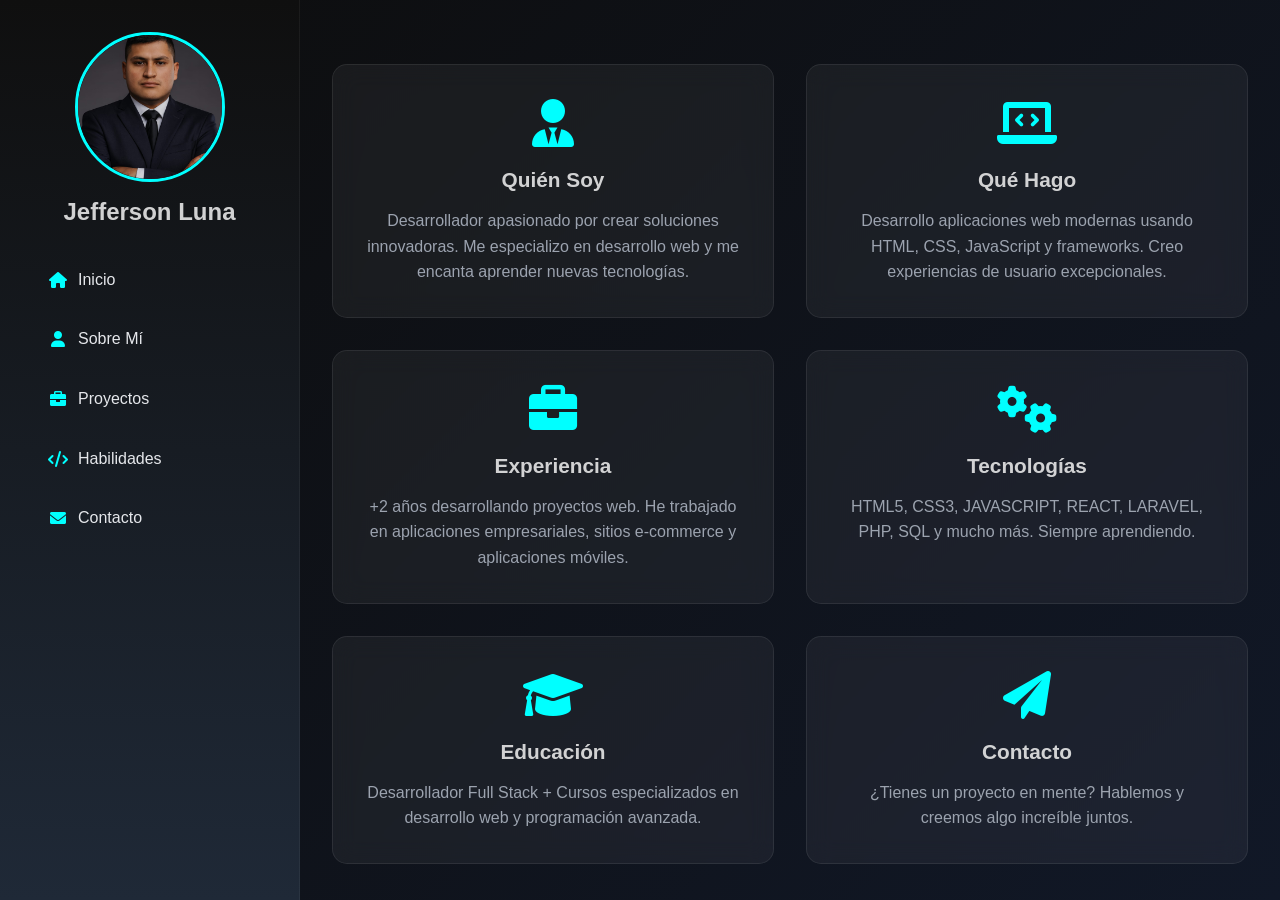
<file: index.html>
<!DOCTYPE html>
<html lang="es">
  <head>
    <meta charset="UTF-8" />
    <meta name="viewport" content="width=device-width, initial-scale=1.0" />
    <link rel="shortcut icon" href="assets/img/html.png" type="image/x-icon">
    <title>JEFFERSON LUNA</title>

    <!-- ICONOS -->
    <link
      rel="stylesheet"
      href="https://cdnjs.cloudflare.com/ajax/libs/font-awesome/6.0.0/css/all.min.css"
    />
    <!-- CSS GLOBAL -->
    <link rel="stylesheet" href="assets/css/global.css" />
    <link rel="stylesheet" href="assets/css/menu.css" />
    <link rel="stylesheet" href="assets/css/responsive.css" />
  </head>

  <body>
    <!-- Botón hamburguesa -->
    <button class="menu-toggle">
      <i class="fas fa-bars"></i>
    </button>

    <!-- SIDEBAR -->
    <aside class="sidebar">
      <img src="assets/img/img-perfil.jpeg" alt="Tu Foto" class="profile-img" />
      <h1 class="name">Jefferson Luna</h1>

      <ul class="nav-links">
        <li>
          <a data-page="inicio"><i class="fas fa-home"></i> Inicio</a>
        </li>
        <li>
          <a data-page="sobre-mi"><i class="fas fa-user"></i> Sobre Mí</a>
        </li>
        <li>
          <a data-page="proyectos"
            ><i class="fas fa-briefcase"></i> Proyectos</a
          >
        </li>
        <li>
          <a data-page="habilidades"><i class="fas fa-code"></i> Habilidades</a>
        </li>
        <li>
          <a href="https://wa.me/573002758430?text=Hola%20Jefferson,%20quiero%20contactarte" target="_blank">
            <i class="fas fa-envelope"></i> Contacto
          </a>
        </li>
    </aside>

    <!-- MAIN CONTENT (AQUÍ SE CARGAN LAS SECCIONES) -->
    <main class="main-content">
      <div id="app-content"></div>
    </main>

    <script>
      /* ========= MENÚ RESPONSIVE ========= */
      const menuBtn = document.querySelector(".menu-toggle");
      const sidebar = document.querySelector(".sidebar");

      menuBtn.addEventListener("click", () => {
        sidebar.classList.toggle("active");
        menuBtn.classList.toggle("active");

        menuBtn.innerHTML = menuBtn.classList.contains("active")
          ? '<i class="fas fa-times"></i>'
          : '<i class="fas fa-bars"></i>';
      });

      /* ========= MINI SPA (HTML + CSS DINÁMICO) ========= */
      const appContent = document.getElementById("app-content");

      // Cargar CSS dinámicamente según la sección
      function loadCSS(file) {
        if (document.querySelector(`link[data-css="${file}"]`)) return;

        const link = document.createElement("link");
        link.rel = "stylesheet";
        link.href = `assets/css/${file}.css`;
        link.dataset.css = file;
        document.head.appendChild(link);
      }

      // Inicializar TagCloud
      function initTagCloud() {
        const entries = [
          "HTML",
          "CSS",
          "JS",
          "React",
          "Node",
          "Python",
          "Git",
          "SQL",
        ];
        const options = {
          radius: 150,
          maxSpeed: "fast",
          initSpeed: "normal",
          direction: 135,
          keep: true,
        };
        const container = document.querySelector("#skills-cloud");
        if (container) TagCloud("#skills-cloud", entries, options);
      }

      // Cargar una página
      async function loadPage(page) {
        try {
          const res = await fetch(`pages/${page}.html`);
          const html = await res.text();

          const newPage = document.createElement("div");
          newPage.classList.add("page-transition");
          newPage.innerHTML = html;

          appContent.innerHTML = "";
          appContent.appendChild(newPage);

          // FORZAR recálculo para animación
          void newPage.offsetWidth;
          newPage.classList.add("show");

          // Cargar CSS dinámico
          loadCSS(page);

          // Inicializar TagCloud si estamos en "habilidades"
          if (page === "habilidades") {
            requestAnimationFrame(initTagCloud);
          }
        } catch (err) {
          appContent.innerHTML = "<h2>Error al cargar la página</h2>";
        }
      }

      // Cargar "inicio" por defecto
      loadPage("inicio");

      // Eventos de clic del menú
      document.querySelectorAll(".nav-links a[data-page]").forEach((link) => {
        link.addEventListener("click", (e) => {
          e.preventDefault();

          const page = link.dataset.page;
          loadPage(page);

          // cerrar menú en móvil
          sidebar.classList.remove("active");
          menuBtn.classList.remove("active");
          menuBtn.innerHTML = '<i class="fas fa-bars"></i>';
        });
      });
    </script>
    <script src="assets/js/TagCloud.js"></script>
  </body>
</html>
</file>
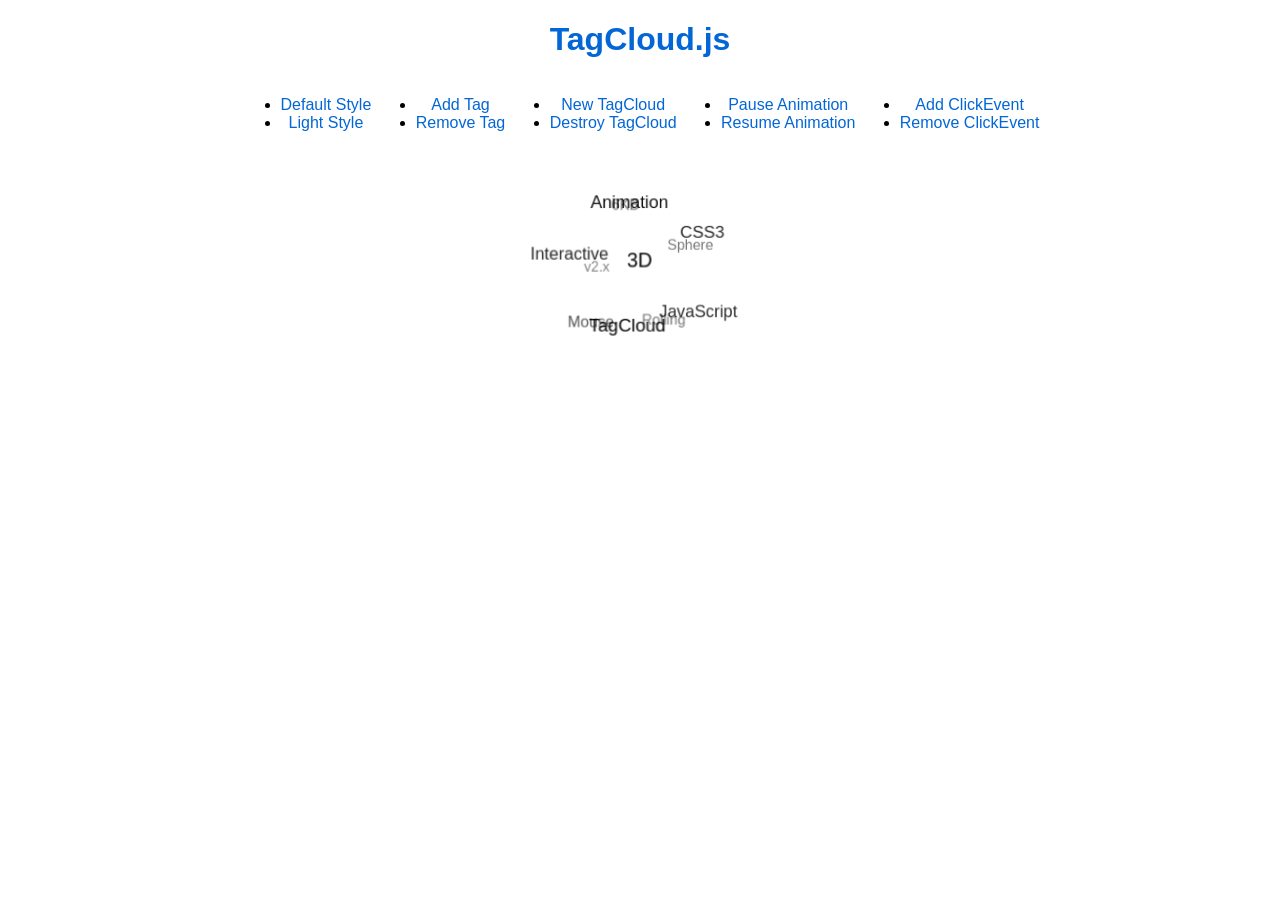
<file: assets/js/TagCloud-master/examples/index.html>
<!DOCTYPE html>
<html>

<head>
    <meta charset="utf-8">
    <meta http-equiv="X-UA-Compatible" content="IE=edge,chrome=1">
    <meta name="viewport" content="width=device-width,initial-scale=1">
    <title>TagCloud Examples</title>
    <style>
        body {
            font-family: sans-serif;
            text-align: center;
        }

        .light {
            background: #666;
            color: #fff;
        }

        .content .tagcloud {
            display: inline-block;
            margin: 20px;
        }

        ul {
            display: inline-block;
        }

        a {
            color: #0366d6;
            text-decoration: none;
        }

        a:hover {
            text-decoration: underline;
        }
    </style>
    <!-- custom style -->
    <style>
        .tagcloud {
            font-size: 16px;
        }

        .tagcloud--item {
            padding: 2px 4px;
            background-color: transparent;
            border: 1px solid transparent;
            cursor: pointer;
        }

        .tagcloud--item:hover {
            background-color: rgba(0, 0, 0, .1);
            border: 1px solid #333;
            -webkit-border-radius: 2px;
            -moz-border-radius: 2px;
            border-radius: 2px;
            opacity: 1 !important;
            z-index: 100 !important;
        }

        .light .tagcloud--item {
            color: #fff;
        }

        .light .tagcloud--item:hover {
            background-color: rgba(255, 255, 255, .1);
            border: 1px solid #fff;
        }
    </style>
</head>

<body>
    <h1><a href="http://github.com/mcc108/TagCloud">TagCloud.js</a></h1>
    <!-- 自定义样式切换 -->
    <ul>
        <li><a href="#" onclick="toDefault()">Default Style</a></li>
        <li><a href="#" onclick="toLight()">Light Style</a></li>
    </ul>
    <ul>
        <li><a href="#" onclick="addTag()">Add Tag</a></li>
        <li><a href="#" onclick="removeTag()">Remove Tag</a></li>
    </ul>
    <ul>
        <li><a href="#" onclick="toCreate()">New TagCloud</a></li>
        <li><a href="#" onclick="toDestroy()">Destroy TagCloud</a></li>
    </ul>
    <ul>
        <li><a href="#" onclick="pause()">Pause Animation</a></li>
        <li><a href="#" onclick="resume()">Resume Animation</a></li>
    </ul>
    <ul>
        <li><a href="#" onclick="addClickEvent()">Add ClickEvent</a></li>
        <li><a href="#" onclick="removeClickEvent()">Remove ClickEvent</a></li>
    </ul>
    <div class="content">
        <!-- content -->
    </div>
    <script type="text/javascript" src="../dist/TagCloud.min.js"></script>
    <script>
        var texts = [
            '3D', 'TagCloud', 'JavaScript',
            'CSS3', 'Animation', 'Interactive',
            'Mouse', 'Rolling', 'Sphere',
            '6KB', 'v2.x',
        ];
        var tc = TagCloud('.content', texts);
        console.log(tc);
    </script>
    <script>
        // switch style
        function toDefault() { document.body.classList.remove('light'); }
        function toLight() { document.body.classList.add('light'); }
        // add / remove tag
        function addTag() {
            if (!tc) return;
            texts.push('New');
            tc.update(texts);
        }
        function removeTag() {
            if (!tc) return;
            texts.pop();
            tc.update(texts);
        }
        var otherTcs = [];
        // create and destroy tagcloud
        function toCreate() {
            if (otherTcs.length >= 3) return;
            otherTcs.push(TagCloud('.content', texts));
        }
        function toDestroy() {
            var last = otherTcs[otherTcs.length - 1];
            if (!last) return;
            last.destroy();
            otherTcs.pop();
        }
        // pause and resume tagcloud animation
        function pause() {
            [].concat(tc, otherTcs).forEach(function (e) { return e.pause() });
        }
        function resume() {
            [].concat(tc, otherTcs).forEach(function (e) { return e.resume() });
        }
        // add and remove clickEvent
        function clickEventHandler(e) {
            if (e.target.className === 'tagcloud--item') {
                window.open(`https://www.google.com/search?q=${e.target.innerText}`, '_blank');
            }
        }
        function addClickEvent() {
            var rootEl = document.querySelector('.content');
            rootEl.addEventListener('click', clickEventHandler);
        }
        function removeClickEvent() {
            var rootEl = document.querySelector('.content');
            rootEl.removeEventListener('click', clickEventHandler);
        }
    </script>
</body>

</html>
</file>
<file: assets/css/global.css>
/* =========================================
   VARIABLES GLOBALES
========================================= */
:root {
  --color-bg-dark: #0d0d0d;
  --color-bg-dark2: #111827;
  --color-sidebar-top: #0f0f0f;
  --color-sidebar-bottom: #1f2937;

  --color-text-main: #e5e7eb;
  --color-text-muted: #9ca3af;

  --color-accent: #f0f0f0dc;
  --color-accent-light: #00ffff;

  --color-border-light: rgba(255, 255, 255, 0.05);
  --color-border-soft: rgba(255, 255, 255, 0.08);

  --transition-default: 0.3s ease;
}

/* =========================================
   RESET & BASE
========================================= */
* {
  margin: 0;
  padding: 0;
  box-sizing: border-box;
  font-family: "Segoe UI", Tahoma, Geneva, Verdana, sans-serif;
}

body {
  display: flex;
  min-height: 100vh;
  background: linear-gradient(135deg, var(--color-bg-dark), var(--color-bg-dark2));
  color: var(--color-text-main);
}

/* =========================================
   ANIMACIÓN DE ENTRADA 
========================================= */
.page-transition {
    opacity: 0;
    transform: translateY(30px);
    transition: opacity .4s ease, transform .4s ease;
}

.page-transition.show {
    opacity: 1;
    transform: translateY(0);
}
</file>
<file: assets/css/menu.css>
/* =========================================
   BOTÓN DE MENÚ (MÓVIL)
========================================= */
.menu-toggle {
  display: none;
  position: fixed;
  top: 20px;
  left: 20px;
  z-index: 9999;
  background: transparent;
  border: none;
  color: var(--color-accent);
  padding: 10px 12px;
  border-radius: 8px;
  font-size: 1.4rem;
  cursor: pointer;
}

/* =========================================
   SIDEBAR
========================================= */
.sidebar {
  width: 300px;
  background: linear-gradient(180deg, var(--color-sidebar-top), var(--color-sidebar-bottom));
  color: var(--color-text-main);
  padding: 2rem;
  display: flex;
  flex-direction: column;
  align-items: center;
  position: fixed;
  height: 100vh;
  overflow-y: auto;
  border-right: 1px solid var(--color-border-light);
}

.profile-img {
  width: 150px;
  height: 150px;
  border-radius: 50%;
  object-fit: cover;
  border: 3px solid var(--color-accent-light);
  margin-bottom: 1rem;
}

.name {
  font-size: 1.5rem;
  font-weight: bold;
  margin-bottom: 2rem;
  text-align: center;
  color: var(--color-accent);
}

/* NAV LINKS */
.nav-links {
  list-style: none;
  width: 100%;
}

.nav-links li {
  margin-bottom: 1rem;
  cursor: pointer;
}

.nav-links a {
  color: var(--color-text-main);
  text-decoration: none;
  padding: 0.8rem 1rem;
  display: flex;
  align-items: center;
  border-radius: 8px;
  transition: var(--transition-default);
}

.nav-links a:hover {
  background: rgba(255, 255, 255, 0.06);
  transform: translateX(5px);
}

.nav-links i {
  margin-right: 10px;
  width: 20px;
  text-align: center;
  color: var(--color-accent-light);
}
</file>
<file: assets/css/responsive.css>
/* =========================================
   RESPONSIVE
========================================= */
/* Tablets */
@media (max-width: 1024px) {
  .about-content-grid,
  .about-cards {
    grid-template-columns: 1fr;
    text-align: center;
  }
}

/* Tablets y móviles */
@media (max-width: 768px) {
  body {
    flex-direction: column;
  }

  .menu-toggle {
    display: block;
  }

  .sidebar {
    width: 260px;
    transform: translateX(-100%);
    transition: var(--transition-default);
    z-index: 1000;
  }

  .sidebar.active {
    transform: translateX(0);
  }

  .main-content {
    margin-left: 0 !important;
  }

  .about-content-grid {
    padding: 2rem 1.5rem;
  }

  .about-header {
    padding: 2rem 1rem;
  }

  .about-title {
    font-size: 2rem;
  }
}
</file>
